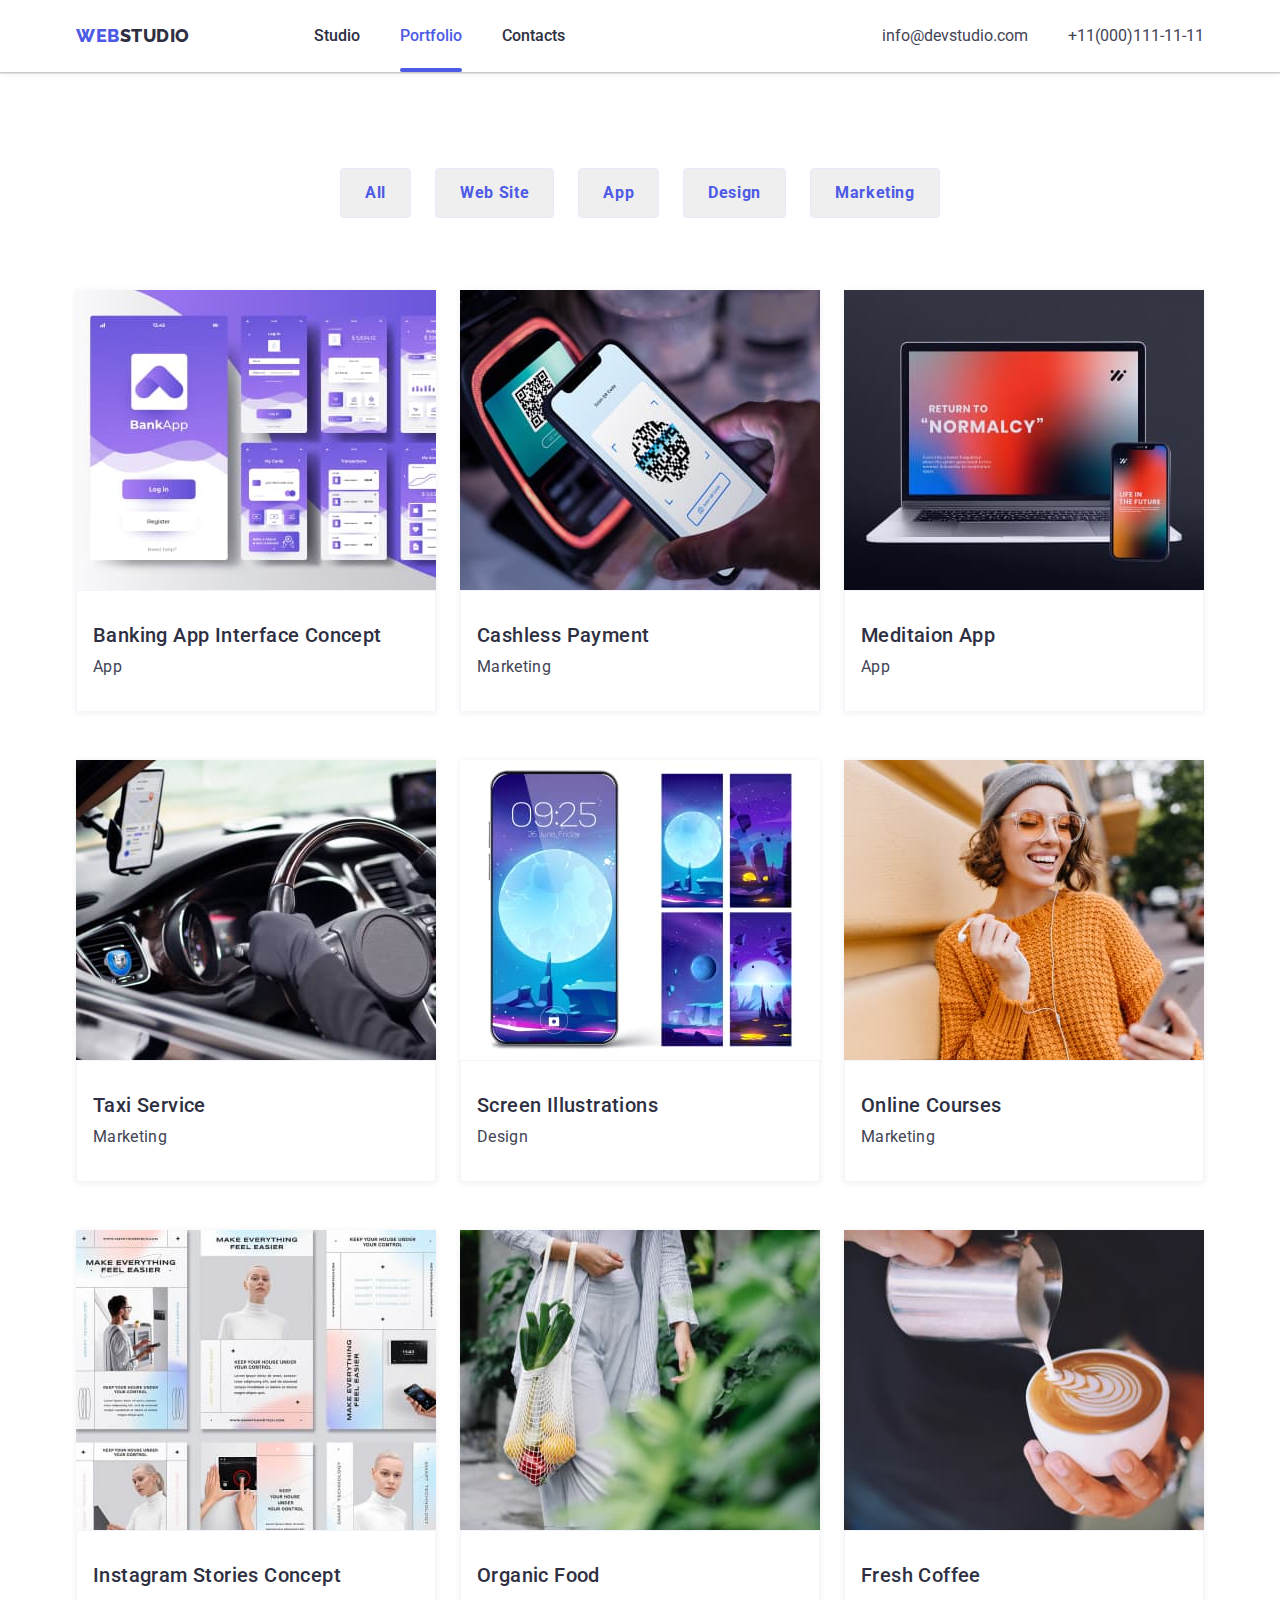
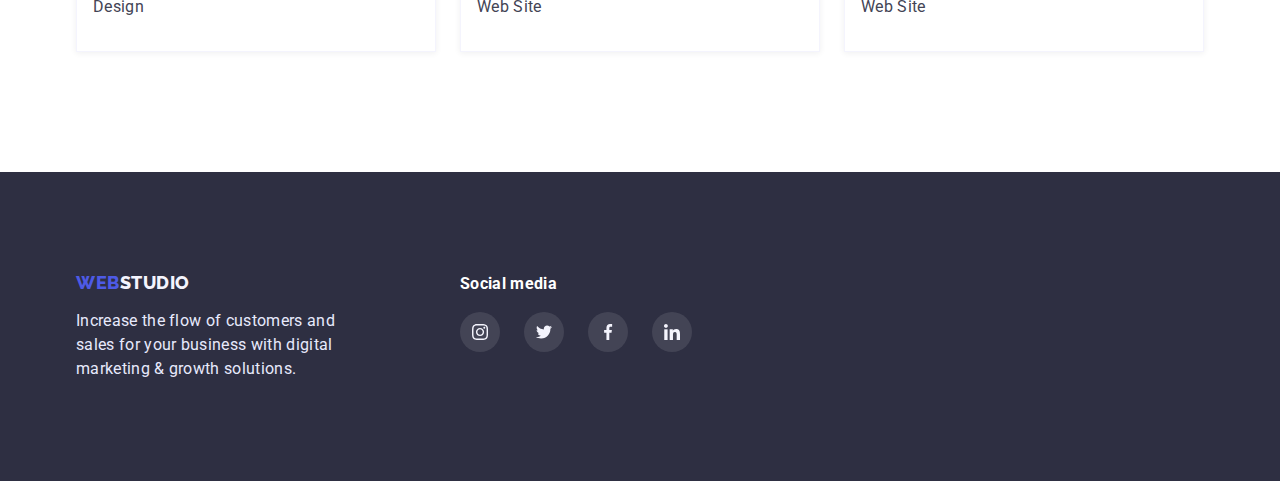
<file: portfolio.html>
<!DOCTYPE html>
<html lang="en">
  <head>
    <meta charset="UTF-8" />
    <meta http-equiv="X-UA-Compatible" content="IE=edge" />
    <meta name="viewport" content="width=device-width, initial-scale=1.0" />
    <title>Portfolio</title>
    <link
      rel="stylesheet"
      href="https://cdnjs.cloudflare.com/ajax/libs/modern-normalize/1.0.0/modern-normalize.min.css"
    />
    <link rel="stylesheet" href="./css/styles.css" />
    <link
      href="https://fonts.googleapis.com/css2?family=Raleway:wght@700&family=Roboto:wght@400;500;700;900&display=swap"
      rel="stylesheet"
    />
  </head>
  <body class="page">
    <header class="site-header">
      <div class="container header-container">
        <a href="#" class="logo">WEB<span class="logo-studio">STUDIO</span></a>
        <nav class="site-nav">
          <ul class="nav-links">
            <li class="nav-item">
              <a href="./index.html" class="nav-tab">Studio</a>
            </li>
            <li class="nav-item">
              <a href="" class="nav-tab current">Portfolio</a>
            </li>
            <li class="nav-item"><a href="" class="nav-tab">Contacts</a></li>
          </ul>
        </nav>
        <ul class="contact">
          <li class="contact-item">
            <a href="mailto:info@devstudio.com" class="contact-way"
              >info@devstudio.com</a
            >
          </li>
          <li class="contact-item">
            <a href="tel:+110001111111" class="contact-way"
              >+11(000)111-11-11</a
            >
          </li>
        </ul>
      </div>
    </header>
    <section class="portfolio-section">
      <div class="container portfolio-container">
        <ul class="filters">
          <li class="filters-item">
            <button type="button" class="filter-button">All</button>
          </li>
          <li class="filters-item">
            <button type="button" class="filter-button">Web Site</button>
          </li>
          <li class="filters-item">
            <button type="button" class="filter-button">App</button>
          </li>
          <li class="filters-item">
            <button type="button" class="filter-button">Design</button>
          </li>
          <li class="filters-item">
            <button type="button" class="filter-button">Marketing</button>
          </li>
        </ul>
        <ul class="flex-container">
          <li class="portfolio-item">
            <div class="box">
              <img
                src="./images/portfolio_img1.jpg"
                width="360"
                alt="Screenshots from Banking App"
                class="portfolio-img"
              />
              <div class="overlay">
                <p>
                  14 Stylish and User-Friendly App Design Concepts · Task
                  Manager App · Calorie Tracker App · Exotic Fruit Ecommerce App
                  · Cloud Storage App
                </p>
              </div>
            </div>
            <div class="card-text">
              <h3 class="portfolio-title">Banking App Interface Concept</h3>
              <p class="portfolio-filter">App</p>
            </div>
          </li>
          <li class="portfolio-item">
            <div class="box">
              <img
                src="./images/portfolio_img2.jpg"
                width="360"
                alt="App examples"
                class="portfolio-img"
              />
              <div class="overlay">
                <p>
                  14 Stylish and User-Friendly App Design Concepts · Task
                  Manager App · Calorie Tracker App · Exotic Fruit Ecommerce App
                  · Cloud Storage App
                </p>
              </div>
            </div>
            <div class="card-text">
              <h3 class="portfolio-title">Cashless Payment</h3>
              <p class="portfolio-filter">Marketing</p>
            </div>
          </li>
          <li class="portfolio-item">
            <div class="box">
              <img
                src="./images/portfolio_img3.jpg"
                width="360"
                alt="App on the phone and on the laptop"
                class="portfolio-img"
              />
              <div class="overlay">
                <p>
                  14 Stylish and User-Friendly App Design Concepts · Task
                  Manager App · Calorie Tracker App · Exotic Fruit Ecommerce App
                  · Cloud Storage App
                </p>
              </div>
            </div>
            <div class="card-text">
              <h3 class="portfolio-title">Meditaion App</h3>
              <p class="portfolio-filter">App</p>
            </div>
          </li>
          <li class="portfolio-item">
            <div class="box">
              <img
                src="./images/portfolio_img4.jpg"
                width="360"
                alt="Taxi driver"
                class="portfolio-img"
              />
              <div class="overlay">
                <p>
                  14 Stylish and User-Friendly App Design Concepts · Task
                  Manager App · Calorie Tracker App · Exotic Fruit Ecommerce App
                  · Cloud Storage App
                </p>
              </div>
            </div>
            <div class="card-text">
              <h3 class="portfolio-title">Taxi Service</h3>
              <p class="portfolio-filter">Marketing</p>
            </div>
          </li>
          <li class="portfolio-item">
            <div class="box">
              <img
                src="./images/portfolio_img5.jpg"
                width="360"
                alt="Illustrated wallpapers for phone"
                class="portfolio-img"
              />
              <div class="overlay">
                <p>
                  14 Stylish and User-Friendly App Design Concepts · Task
                  Manager App · Calorie Tracker App · Exotic Fruit Ecommerce App
                  · Cloud Storage App
                </p>
              </div>
            </div>
            <div class="card-text">
              <h3 class="portfolio-title">Screen Illustrations</h3>
              <p class="portfolio-filter">Design</p>
            </div>
          </li>
          <li class="portfolio-item">
            <div class="box">
              <img
                src="./images/portfolio_img6.jpg"
                width="360"
                alt="Smiling woman with a phone"
                class="portfolio-img"
              />
              <div class="overlay">
                <p>
                  14 Stylish and User-Friendly App Design Concepts · Task
                  Manager App · Calorie Tracker App · Exotic Fruit Ecommerce App
                  · Cloud Storage App
                </p>
              </div>
            </div>
            <div class="card-text">
              <h3 class="portfolio-title">Online Courses</h3>
              <p class="portfolio-filter">Marketing</p>
            </div>
          </li>
          <li class="portfolio-item">
            <div class="box">
              <img
                src="./images/portfolio_img7.jpg"
                width="360"
                alt="Instagram stories"
                class="portfolio-img"
              />
              <div class="overlay">
                <p>
                  14 Stylish and User-Friendly App Design Concepts · Task
                  Manager App · Calorie Tracker App · Exotic Fruit Ecommerce App
                  · Cloud Storage App
                </p>
              </div>
            </div>
            <div class="card-text">
              <h3 class="portfolio-title">Instagram Stories Concept</h3>
              <p class="portfolio-filter">Design</p>
            </div>
          </li>
          <li class="portfolio-item">
            <div class="box">
              <img
                src="./images/portfolio_img8.jpg"
                width="360"
                alt="A women with vegetables in the bag"
                class="portfolio-img"
              />
              <div class="overlay">
                <p>
                  14 Stylish and User-Friendly App Design Concepts · Task
                  Manager App · Calorie Tracker App · Exotic Fruit Ecommerce App
                  · Cloud Storage App
                </p>
              </div>
            </div>
            <div class="card-text">
              <h3 class="portfolio-title">Organic Food</h3>
              <p class="portfolio-filter">Web Site</p>
            </div>
          </li>
          <li class="portfolio-item">
            <div class="box">
              <img
                src="./images/portfolio_img9.jpg"
                width="360"
                alt="Making Latte Art"
                class="portfolio-img"
              />
              <div class="overlay">
                <p>
                  14 Stylish and User-Friendly App Design Concepts · Task
                  Manager App · Calorie Tracker App · Exotic Fruit Ecommerce App
                  · Cloud Storage App
                </p>
              </div>
            </div>
            <div class="card-text">
              <h3 class="portfolio-title">Fresh Coffee</h3>
              <p class="portfolio-filter">Web Site</p>
            </div>
          </li>
        </ul>
      </div>
    </section>
    <footer class="footer">
      <div class="container footer-container">
        <div class="footer-left">
          <a href="#" class="footer-logo"
            >WEB<span class="footer-logo-studio">STUDIO</span></a
          >
          <p class="footer-description">
            Increase the flow of customers and sales for your business with
            digital marketing & growth solutions.
          </p>
        </div>
        <div class="footer-middle">
          <h3 class="footer-title">Social media</h3>
          <ul class="footer-list">
            <li class="social-media-item">
              <a class="footer-link" href="">
                <svg class="social-media-icon" width="16px" height="16px">
                  <use href="./images/symbol-defs (1).svg#icon-instagram"></use>
                </svg>
              </a>
            </li>
            <li class="social-media-item">
              <a class="footer-link" href="">
                <svg class="social-media-icon" width="16px" height="16px">
                  <use href="./images/symbol-defs (1).svg#icon-twitter"></use>
                </svg>
              </a>
            </li>
            <li class="social-media-item">
              <a class="footer-link" href="">
                <svg class="social-media-icon" width="16px" height="16px">
                  <use href="./images/symbol-defs (1).svg#icon-facebook"></use>
                </svg>
              </a>
            </li>
            <li class="social-media-item">
              <a class="footer-link" href="">
                <svg class="social-media-icon" width="16px" height="16px">
                  <use href="./images/symbol-defs (1).svg#icon-linkedin"></use>
                </svg>
              </a>
            </li>
          </ul>
        </div>
      </div>
    </footer>
  </body>
</html>
</file>
<file: css/styles.css>
:root {
  --primColor1: #434455;
  --primColor2: #2e2f42;
  --primColor3: #ffffff;
  --primColor4: #4d5ae5;
  --primColor5: #f4f4fd;
  --primColor6: #e7e9fc;
}

*,
*::before,
*::after {
  box-sizing: border-box;
  padding: 0;
  margin: 0;
}
.page {
  font-family: "Roboto", sans-serif;
  background: var(--primColor3);
  color: var(--primColor1);
  min-width: 320px;
}
ul {
  list-style: none;
  padding: 0;
  margin: 0;
}
.container {
  margin: 0 auto;
}
.site-header {
  background: var(--primColor3);
  box-shadow: 0px 2px 1px rgba(46, 47, 66, 0.08),
    0px 1px 1px rgba(46, 47, 66, 0.16), 0px 1px 6px rgba(46, 47, 66, 0.08);
}
.header-container {
  display: flex;
  align-items: center;
  padding-top: 24px;
  padding-bottom: 24px;
  height: 72px;
}
.logo {
  font-family: "Raleway", sans-serif;
  color: var(--primColor4);
  font-weight: 800;
  font-size: 18px;
  line-height: 1.33;
  letter-spacing: 0.03em;
  text-transform: uppercase;
  text-decoration: none;
  margin-right: 77px;
}
.logo-studio {
  color: var(--primColor2);
  text-decoration: none;
}
.mobile-menu {
  display: flex;
  position: fixed;
  width: 100vw;
  height: 100vh;
  top: 0;
  left: 0;
  opacity: 0;
  visibility: hidden;
  pointer-events: none;
  background-color: var(--primColor3);
  overflow-y: auto;
  transform: translateX(100%);
  transition: 400ms cubic-bezier(0.4, 0, 0.2, 1);
}
.mobile-menu.is-open {
  opacity: 1;
  visibility: visible;
  pointer-events: auto;
  transform: translateX(0);
}

.mobile-menu-close {
  width: 24px;
  height: 24px;
  background: #e7e9fc;
  border: 1px solid rgba(0, 0, 0, 0.1);
  border-radius: 50%;
  top: 40px;
  right: 40px;
  display: flex;
  justify-content: center;
  align-items: center;
  position: absolute;
  cursor: pointer;
}
.mobile-menu-close:focus,
.mobile-menu-close:active {
  background: var(--primColor4);
}
.nav-tab {
  color: var(--primColor2);
  text-decoration: none;
  font-weight: 500;
  font-size: 16px;
  line-height: 1.5;
  transition: 250ms cubic-bezier(0.4, 0, 0.2, 1);
}
.nav-tab:hover,
.nav-tab:focus {
  color: var(--primColor4);
}
.current {
  position: relative;
  display: inline-block;
  color: var(--primColor4);
}
.current::after {
  display: block;
  background-color: var(--primColor4);
  position: absolute;
  border-radius: 2px;
  content: "";
  width: 100%;
  height: 4px;
  top: 44px;
}
.contact-way {
  color: var(--primColor1);
  text-decoration: none;
  font-weight: 400;
  transition: 250ms cubic-bezier(0.4, 0, 0.2, 1);
}
.contact-way:hover,
.contact-way:focus {
  color: var(--primColor4);
}

.order-container {
  text-align: center;
}
.order {
  background-color: var(--primColor2);
  background-size: cover;
  background-position: center;
}
.order-title {
  color: var(--primColor3);
  font-weight: 500;
  font-size: 56px;
  line-height: 1.07;
  max-width: 492px;
  height: 120px;
  text-align: center;
  display: flex;
  margin-left: auto;
  margin-right: auto;
  margin-bottom: 48px;
}
.order-button {
  background: var(--primColor4);
  color: var(--primColor3);
  font-weight: 700;
  font-size: 16px;
  line-height: 1.19;
  cursor: pointer;
  display: block;
  letter-spacing: 0.04em;
  padding-top: 16px;
  padding-right: 32px;
  padding-bottom: 16px;
  padding-left: 32px;
  margin-left: auto;
  margin-right: auto;
  border-radius: 4px;
  border: transparent;
  align-items: center;
  box-shadow: 0px 4px 4px rgba(0, 0, 0, 0.15);
  transition: 250ms cubic-bezier(0.4, 0, 0.2, 1);
}
.order-button:hover,
.order-button:focus {
  box-shadow: 0px 1px 6px rgba(46, 47, 66, 0.08),
    0px 1px 1px rgba(46, 47, 66, 0.16), 0px 2px 1px rgba(46, 47, 66, 0.08);
}
.backdrop {
  position: fixed;
  top: 0;
  left: 0;
  width: 100vw;
  height: 100vh;
  background-color: rgba(46, 47, 66, 0.7);
  opacity: 1;
  visibility: visible;
  opacity: 1;
  transition: opacity 250ms cubic-bezier(0.4, 0, 0.2, 1),
    visibility 250ms cubic-bezier(0.4, 0, 0.2, 1);
}
.backdrop.is-hidden {
  opacity: 0;
  visibility: hidden;
  pointer-events: none;
}
.modal {
  position: absolute;
  top: 50%;
  left: 50%;
  transform: translate(-50%, -50%) scale(1);
  opacity: 1;
  transition: transform 250ms cubic-bezier(0.4, 0, 0.2, 1),
    opacity 250ms cubic-bezier(0.4, 0, 0.2, 1);
  max-width: 408px;
  width: calc((100% - 36px));
  max-height: 100%;
  background-color: #fcfcfc;
  box-shadow: 0px 1px 1px rgba(0, 0, 0, 0.14), 0px 1px 3px rgba(0, 0, 0, 0.12),
    0px 2px 1px rgba(0, 0, 0, 0.2);
  border-radius: 4px;
  overflow-y: auto;
}
.backdrop.is-hidden .modal {
  transform: translate(-50%, -50%) scale(0.5);
  opacity: 0;
}
.modal-close {
  width: 24px;
  height: 24px;
  background: #e7e9fc;
  border: 1px solid rgba(0, 0, 0, 0.1);
  border-radius: 50%;
  top: 24px;
  right: 24px;
  display: flex;
  justify-content: center;
  align-items: center;
  position: absolute;
  cursor: pointer;
}
.modal-close:focus,
.modal-close:active {
  background: var(--primColor4);
}
.icon-vector:focus,
.icon-vector:active {
  fill: var(--primColor3);
}
.form {
  padding-top: 72px;
  padding-bottom: 24px;
  text-align: left;
}
.form-title {
  color: var(--primColor2);
  font-weight: 600;
  font-size: 16px;
  line-height: 24px;
  text-align: center;
  letter-spacing: 0.02em;
  margin-bottom: 16px;
}
.form-field {
  margin-bottom: 8px;
}
.form-label {
  font-weight: 400;
  font-size: 12px;
  line-height: 14px;
  letter-spacing: 0.01em;
  color: #8e8f99;
}
.form-input {
  width: 100%;
  height: 40px;
  margin: 0;
  padding-left: 34px;
  padding-top: 14px;
  padding-bottom: 14px;
  border: 1px solid rgba(33, 33, 33, 0.2);
  border-radius: 4px;
  transition: 250ms cubic-bezier(0.4, 0, 0.2, 1);
}
.form-svg {
  position: absolute;
  top: 14px;
  left: 19px;
  fill: var(--primColor2);
}
.form-input:focus ~ .form-svg {
  fill: var(--primColor4);
}
.input-svg {
  position: relative;
  margin-top: 4px;
}
.form-input:focus {
  outline: 1px solid var(--primColor4);
  border: transparent;
}
.comment-field {
  margin-bottom: 16px;
}
.comment {
  resize: none;
  font-size: 12px;
  width: 100%;
  height: 120px;
  padding-left: 16px;
  padding-top: 8px;
  border: 1px solid rgba(33, 33, 33, 0.2);
  border-radius: 4px;
  display: flex;
  margin-top: 4px;
  transition: 250ms cubic-bezier(0.4, 0, 0.2, 1);
}
.comment:focus {
  outline: 1px solid var(--primColor4);
  border: transparent;
}
.policy-field {
  margin-bottom: 24px;
}
.checkbox-input {
  position: absolute;
  width: 1px;
  height: 1px;
  margin: -1px;
  border: 0;
  padding: 0;
  flex-shrink: 0;
  clip: rect(0 0 0 0);
  overflow: hidden;
  border-radius: 2px;
}
.checkbox-span {
  display: inline-flex;
  align-items: center;
  justify-content: center;
  width: 16px;
  height: 15px;
  margin-right: 8px;
  border: 1.25px solid #2e2f42;
  border-radius: 2px;
}
.checkbox-icon {
  display: block;
  align-items: center;
  justify-content: center;
  cursor: pointer;
}
.checkbox-input:checked + .checkbox-span {
  background-color: var(--primColor4);
  border: 1px solid var(--primColor4);
}
.policy-accept {
  font-size: 12px;
  line-height: 1.16;
  font-weight: 400;
  letter-spacing: 0.04em;
  color: #757575;
}
.policy-link {
  color: var(--primColor4);
  transition: 250ms cubic-bezier(0.4, 0, 0.2, 1);
  text-decoration: none;
}
.form-button {
  width: 170px;
  height: 51px;
  background: var(--primColor4);
  color: var(--primColor3);
  font-weight: 700;
  font-size: 16px;
  line-height: 1.19;
  cursor: pointer;
  display: block;
  letter-spacing: 0.04em;
  padding-top: 16px;
  padding-right: 32px;
  padding-bottom: 16px;
  padding-left: 32px;
  margin-left: auto;
  margin-right: auto;
  border-radius: 4px;
  border: transparent;
  align-items: center;
  box-shadow: 0px 4px 4px rgba(0, 0, 0, 0.15);
  transition: 250ms cubic-bezier(0.4, 0, 0.2, 1);
}
.quality-icon-div {
  align-items: center;
  justify-content: center;
  width: 264px;
  height: 112px;
  background-color: var(--primColor5);
  margin-bottom: 8px;
  border-radius: 4px;
}
.quality-icon {
  width: 64px;
  height: 64px;
}
.qualities-title {
  color: var(--primColor2);
  font-weight: 500;
  font-size: 20px;
  line-height: 1.2;
  letter-spacing: 0.02em;
  margin-bottom: 8px;
}
.qualities-description {
  font-size: 16px;
  line-height: 1.5;
  letter-spacing: 0.02em;
}
.title-two {
  color: var(--primColor2);
  font-weight: 500;
  font-size: 36px;
  line-height: 1.11;
  text-align: center;
  letter-spacing: 0.02em;
  text-transform: capitalize;
  align-items: center;
  margin-bottom: 120px;
}
.image-list {
  display: flex;
}
.image {
  display: block;
}
.image-img {
  border: 1px solid #e7e9fc;
}
.team {
  background: var(--primColor5);
}
.title-team {
  color: var(--primColor2);
  font-weight: 500;
  font-size: 36px;
  line-height: 1.11;
  text-align: center;
  letter-spacing: 0.02em;
  text-transform: capitalize;
}
.team-members {
  margin-top: 72px;
}
.member {
  background: var(--primColor3);
  box-shadow: 0px 1px 6px rgba(46, 47, 66, 0.08),
    0px 1px 1px rgba(46, 47, 66, 0.16), 0px 2px 1px rgba(46, 47, 66, 0.08);
  border-radius: 0px 0px 4px 4px;
  flex-basis: calc((100%-72px) / 4);
}
.member-photo {
  display: block;
}
.name-position {
  padding: 32px;
  padding-bottom: 32px;
  text-align: center;
  padding-left: 16px;
  padding-right: 16px;
}
.name {
  color: var(--primColor2);
  font-weight: 500;
  font-size: 20px;
  line-height: 1.2;
  letter-spacing: 0.02em;
  margin-bottom: 8px;
}
.position {
  color: var(--primColor1);
  font-size: 16px;
  line-height: 1.5;
  letter-spacing: 0.02em;
  font-weight: 400;
  margin-bottom: 12px;
}
.social-media-list {
  display: flex;
  height: 40px;
  gap: 24px;
}
.social-media-link {
  background-color: var(--primColor4);
  border-radius: 50%;
  display: flex;
  justify-content: center;
  align-items: center;
  width: 40px;
  height: 40px;
  padding: 0;
  transition: 250ms cubic-bezier(0.4, 0, 0.2, 1);
}
.social-media-link:hover,
.social-media-link:focus,
.footer-link:hover,
.footer-link:focus {
  background-color: #31d0aa;
}
.title-customers {
  color: var(--primColor2);
  font-weight: 700;
  font-size: 36px;
  line-height: 1.11;
  text-align: center;
  letter-spacing: 0.03em;
  text-transform: capitalize;
  align-items: center;
  margin-bottom: 72px;
}
.company-link {
  width: 100%;
  height: 88px;
  justify-content: center;
  align-items: center;
  border: 1px solid #8e8f99;
  border-radius: 4px;
  color: #8e8f99;
  display: inline-flex;
  transition: 250ms cubic-bezier(0.4, 0, 0.2, 1);
}
.company-svg {
  fill: currentColor;
}
.company-link:hover,
.company-link:focus {
  color: var(--primColor4);
  border-color: var(--primColor4);
}
.footer-logo {
  font-family: "Raleway", sans-serif;
  color: var(--primColor4);
  font-weight: 800;
  font-size: 18px;
  line-height: 1.17;
  letter-spacing: 0.03em;
  text-transform: uppercase;
  text-decoration: none;
}
.footer-logo-studio {
  color: var(--primColor5);
  font-weight: 800;
  font-size: 18px;
  line-height: 1.17;
  letter-spacing: 0.03em;
  text-transform: uppercase;
  text-decoration: none;
}
.footer {
  background: var(--primColor2);
}
.footer-description {
  color: var(--primColor6);
  font-size: 16px;
  line-height: 1.5;
  letter-spacing: 0.02em;
  font-weight: 400;
  margin-top: 16px;
  width: 264px;
}
.footer-title {
  color: var(--primColor3);
  font-weight: 700;
  font-size: 16px;
  line-height: 24px;
  letter-spacing: 0.02em;
  margin-bottom: 16px;
}
.footer-list {
  display: flex;
  height: 40px;
}
.footer-link {
  background-color: rgba(255, 255, 255, 0.1);
  border-radius: 50%;
  display: flex;
  justify-content: center;
  align-items: center;
  width: 40px;
  height: 40px;
  padding: 0;
  transition: 250ms cubic-bezier(0.4, 0, 0.2, 1);
}
.email {
  height: 40px;
  border: 1px solid rgba(255, 255, 255, 0.3);
  filter: drop-shadow(0px 4px 4px rgba(0, 0, 0, 0.15));
  border-radius: 4px;
  color: var(--primColor3);
  background-color: transparent;
  padding-left: 16px;
  padding-top: 8px;
  padding-bottom: 8px;
}
.email::placeholder {
  color: rgba(255, 255, 255, 0.6);
}
.subscribe-button {
  width: 168px;
  height: 40px;
  font-weight: 700;
  color: var(--primColor3);
  font-size: 16px;
  line-height: 24px;
  text-align: center;
  letter-spacing: 0.06em;
  flex-direction: row;
  padding: 8px 24px;
  background: var(--primColor4);
  border-radius: 4px;
  border-color: var(--primColor4);
  cursor: pointer;
  justify-content: center;
  align-items: center;
  gap: 16px;
}

/* portfolio styles  */

.portfolio-container {
  padding-top: 96px;
  padding-bottom: 120px;
}
.filters {
  display: flex;
  align-items: center;
  justify-content: center;
  margin-bottom: 72px;
}
.filter-button {
  color: var(--primColor4);
  font-weight: 700;
  font-size: 16px;
  line-height: 1.5;
  text-align: center;
  letter-spacing: 0.04em;
  cursor: pointer;
  border: 1px solid #e7e9fc;
  border-radius: 4px;
  padding: 12px 24px;
  transition: 250ms cubic-bezier(0.4, 0, 0.2, 1);
}
.flex-container {
  display: flex;
  flex-wrap: wrap;
  column-gap: 24px;
  row-gap: 48px;
  padding: 0;
}
.filters-item:not(:last-child) {
  margin-right: 24px;
}
.filter-button:hover {
  background-color: var(--primColor4);
  color: var(--primColor3);
  box-shadow: 0px 4px 4px rgba(0, 0, 0, 0.15);
}
.portfolio-item {
  position: relative;
  color: var(--primColor5);
  flex-basis: calc((100% - 48px) / 3);
  box-shadow: 0px 1px 6px rgba(46, 47, 66, 0.08);
  transition: 250ms cubic-bezier(0.4, 0, 0.2, 1);
}
.portfolio-item:hover {
  box-shadow: 0px 1px 6px rgba(46, 47, 66, 0.08),
    0px 1px 1px rgba(46, 47, 66, 0.16), 0px 2px 1px rgba(46, 47, 66, 0.08);
}
.portfolio-img {
  display: block;
}
.overlay {
  position: absolute;
  top: 0;
  left: 0;
  width: 100%;
  height: 100%;
  transform: translateY(100%);
  transition: transform 250ms ease;
}
.box {
  position: relative;
  overflow: hidden;
  transition: 250ms cubic-bezier(0.4, 0, 0.2, 1);
}
.portfolio-item:hover .overlay {
  transform: translateY(0);
}
.overlay > p {
  font-weight: 400;
  font-size: 16px;
  line-height: 1.5;
  letter-spacing: 0.02em;
  color: var(--primColor5);
  background-color: var(--primColor4);
  padding: 40px 32px 164px 32px;
  margin: 0;
  font-size: 18px;
}
.card-text {
  border: 0.5px solid #f4f4fd;
  padding-left: 16px;
  padding-top: 32px;
  padding-bottom: 32px;
}
.portfolio-title {
  color: var(--primColor2);
  font-weight: 500;
  font-size: 20px;
  line-height: 1.2;
  letter-spacing: 0.02em;
  margin-bottom: 8px;
}
.portfolio-filter {
  color: var(--primColor1);
  font-size: 16px;
  line-height: 1.5;
  letter-spacing: 0.02em;
  font-weight: 400;
}

/* Mobile  */

@media screen and (max-width: 767px) {
  .container {
    max-width: 428px;
    padding-left: 16px;
    padding-right: 16px;
    justify-content: space-between;
  }
  .header-container {
    max-width: 428px;
  }
  .logo {
    margin-right: auto;
  }
  .site-nav,
  .contact {
    display: none;
  }
  .mobile-menu-container {
    position: relative;
    margin: 0 auto;
    padding: 40px;
    max-width: 428px;
    display: flex;
    flex-direction: column;
    height: 100%;
  }
  .mobile-menu-button {
    background: transparent;
    border: none;
    line-height: 0;
    padding: 0;
    fill: var(--primColor2);
    cursor: pointer;
  }
  .mobile-menu .site-nav {
    display: block;
    margin-top: 40px;
    margin-bottom: auto;
    padding-bottom: 20px;
  }
  .mobile-menu .contact {
    display: block;
    margin-bottom: 48px;
  }
  .nav-tab {
    font-size: 36px;
    line-height: 1.1;
  }
  .nav-item:not(:last-child) {
    margin-bottom: 40px;
  }
  .contact-item:last-child {
    margin-left: 0;
  }
  .contact-item:first-child .contact-way {
    color: var(--primColor4);
    font-weight: 500;
    font-size: 36px;
    line-height: 1.2;
  }
  .contact-item:first-child {
    margin-bottom: 40px;
  }
  .contact-item:last-child .contact-way {
    font-weight: 500;
    font-size: 20px;
  }
  .mobile-list {
    justify-content: space-between;
    display: flex;
    flex-wrap: wrap;
  }
  .mobile-menu-link {
    background-color: var(--primColor4);
    border-radius: 50%;
    display: flex;
    justify-content: center;
    align-items: center;
    width: 40px;
    height: 40px;
    padding: 0;
    transition: 250ms cubic-bezier(0.4, 0, 0.2, 1);
  }
  .mobile-menu-link:active,
  .mobile-menu-link:focus {
    background-color: #31d0aa;
  }
  .order-container {
    padding-top: 112px;
    padding-bottom: 109px;
  }
  .order {
    background-repeat: no-repeat;
    background-image: linear-gradient(
        to right,
        rgba(46, 47, 66, 0.7),
        rgba(46, 47, 66, 0.7)
      ),
      url(../images/people-office-mobile-1.jpg);
  }
  @media (min-device-pixel-ratio: 2),
    (-webkit-min-device-pixel-ratio: 2),
    (min-resolution: 192dpi),
    (min-resolution: 2dppx) {
    .order {
      background-image: linear-gradient(
          to right,
          rgba(46, 47, 66, 0.7),
          rgba(46, 47, 66, 0.7)
        ),
        url(../images/people-office-mobile-2.jpg);
    }
  }
  @media (min-device-pixel-ratio: 3),
    (-webkit-min-device-pixel-ratio: 3),
    (min-resolution: 288dpi),
    (min-resolution: 3dppx) {
    .order {
      background-image: linear-gradient(
          to right,
          rgba(46, 47, 66, 0.7),
          rgba(46, 47, 66, 0.7)
        ),
        url(../images/people-office-mobile-3.jpg);
    }
  }
  .order-title {
    font-weight: 500;
    font-size: 36px;
    line-height: 1.11;
    max-width: 318px;
    height: 80px;
    text-align: center;
    display: flex;
    margin-left: auto;
    margin-right: auto;

    margin-bottom: 80px;
  }
  .form {
    padding-right: 14px;
    padding-left: 14px;
  }
  .qualities-team {
    padding-top: 96px;
    padding-bottom: 96px;
  }
  .qualities-list {
    display: block;
    align-items: center;
    margin-bottom: 72px;
  }
  .quality-icon-div {
    display: none;
  }
  .quality-item:not(:last-child) {
    margin-bottom: 72px;
  }
  .qualities-title {
    text-align: center;
    font-weight: 500;
    font-size: 36px;
    line-height: 1.1;
  }
  .qualities-description {
    font-weight: 500;
  }
  .title-two,
  .image-list {
    display: none;
  }
  .team-container {
    padding-top: 96px;
    padding-bottom: 96px;
  }
  .member {
    margin: 0 auto;
    width: 264px;
  }
  .member:not(:last-child) {
    margin-bottom: 72px;
  }
  .social-media-list {
    justify-content: center;
  }
  .name-position {
    padding-bottom: 36px;
  }
  .customers {
    padding: 96px 0;
  }
  .company-list {
    display: flex;
    align-items: center;
    flex-wrap: wrap;
    column-gap: 16px;
    row-gap: 72px;
    padding: 0 16px;
  }
  .company-item {
    flex-basis: calc((100% - 16px)/2)
  }
  .footer-container {
    padding-top: 96px;
    padding-bottom: 96px;
  }
  .footer-left,
  .footer-middle {
    margin-right: auto;
    margin-left: auto;
    margin-bottom: 72px;
    text-align: center;
    align-items: center;
  }
  .footer-description {
    text-align: left;
    margin-left: auto;
    margin-right: auto;
  }
  .footer-list {
    margin-left: auto;
    margin-right: auto;
    gap: 16px;
    justify-content: center;
  }
  .div-footer-right {
    margin-left: auto;
    margin-right: auto;
    justify-content: center;
    text-align: center;
  }
  .footer-title {
    text-align: center;
  }
  .email {
    margin-right: 0;
    width: 100%;
    max-width: 396px;
    margin-bottom: 16px;
  }
  .subscribe-button {
    margin: 0 auto;
    display: inline-flex;
  }
}

/* Tablet styles */

@media screen and (min-width: 768px) {
  .container {
    max-width: 768px;
    padding-left: 16px;
    padding-right: 16px;
  }
  .header-container {
    width: 768px;
  }
  .order-container {
    padding-top: 112px;
    padding-bottom: 112px;
  }
  .order {
    background-repeat: no-repeat;
    background-image: linear-gradient(
        to right,
        rgba(46, 47, 66, 0.7),
        rgba(46, 47, 66, 0.7)
      ),
      url(../images/people-office-tablet-1.jpg);
  }
  @media (min-device-pixel-ratio: 2),
    (-webkit-min-device-pixel-ratio: 2),
    (min-resolution: 192dpi),
    (min-resolution: 2dppx) {
    .order {
      background-image: linear-gradient(
          to right,
          rgba(46, 47, 66, 0.7),
          rgba(46, 47, 66, 0.7)
        ),
        url(../images/people-office-tablet-2.jpg);
    }
  }
  @media (min-device-pixel-ratio: 3),
    (-webkit-min-device-pixel-ratio: 3),
    (min-resolution: 288dpi),
    (min-resolution: 3dppx) {
    .order {
      background-image: linear-gradient(
          to right,
          rgba(46, 47, 66, 0.7),
          rgba(46, 47, 66, 0.7)
        ),
        url(../images/people-office-tablet-3.jpg);
    }
  }
  .mobile-menu-button {
    display: none;
  }
  .site-nav {
    display: block;
    flex-direction: column;
    align-items: center;
  }
  .nav-links {
    display: flex;
  }
  .nav-item:not(:last-child) {
    margin-right: 24px;
  }
  .logo {
    margin-right: 124px;
  }
  .contact {
    display: flex;
    flex-direction: column;
    justify-content: center;
    margin-left: auto;
  }
  .contact-item:last-child {
    margin-left: 0;
    margin-top: 4px;
  }
  .nav-item:not(:last-child) {
    margin-right: 40px;
  }
  .modal {
    top: 96px;
    transform: translate(-50%);
  }
  .form {
    padding-right: 24px;
    padding-left: 24px;
  }
  .qualities-team {
    padding-top: 96px;
    padding-bottom: 96px;
  }
  .qualities-list {
    display: flex;
    flex-wrap: wrap;
    justify-content: center;
    align-items: center;
    margin-bottom: 0;
    gap: 72px 24px; 
  }
  .quality-item {
    flex-basis: calc((100% - 24px)/2);
    margin-bottom: 0;
  }
  .quality-icon-div {
    display: none;
  }
  .qualities-title {
    font-weight: 500;
    font-size: 36px;
    line-height: 1.1;
  }
  .qualities-description {
    font-weight: 500;
  }
  .title-two,
  .image-list {
    display: none;
  }
  .team-container {
    padding-top: 96px;
    padding-bottom: 96px;
  }
  .team-members {
    display: flex;
    align-items: center;
    margin-top: 72px;
    flex-wrap: wrap;
    justify-content: center;
    margin-bottom: 0;
    gap: 56px 24px;
  }
  .customers {
    padding-top: 96px;
    padding-bottom: 96px;
  }
  .company-list {
    display: flex;
    align-items: center;
    flex-wrap: wrap;
    gap: 72px 24px;
    justify-content: center;
    max-width: 75%;
    margin: 0 auto;
  }
  .company-item {
    flex-basis: calc((100% - 48px)/3);
  }
  .footer-container {
    display: flex;
    flex-wrap: wrap;
    padding-left: 108px;
    padding-right: 164px;
    padding-top: 96px;
    padding-bottom: 96px;
  }
  .footer-left {
    width: 264px;
    margin-right: 24px;
    margin-bottom: 72px;
  }
  .footer-middle {
    margin-right: 0;
  }
  .footer-list {
    gap: 16px;
  }
  .email {
    width: 264px;
    margin-right: 24px;
  }
  .div-footer-right {
    display: flex;
  }
  .subscribe-button {
    display: inline-flex;
  }
}

@media screen and (min-width: 1200px) {
  .container {
    max-width: 1158px;
    padding-left: 15px;
    padding-right: 15px;
  }
  .header-container {
    width: 1200px;
  }
  .contact {
    display: flex;
    margin-left: auto;
    flex-direction: row;
    justify-content: center;
  }
  .contact-item:last-child {
    margin-left: 40px;
    margin-top: 0;
  }
  .order-container {
    padding-top: 192px;
    padding-bottom: 192px;
  }
  .order {
    max-width: 1440px;
    background-image: linear-gradient(
        to right,
        rgba(46, 47, 66, 0.7),
        rgba(46, 47, 66, 0.7)
      ),
      url(../images/people-office-desktop-1.jpg);
    margin: 0 auto;
  }
  @media (min-device-pixel-ratio: 2),
    (-webkit-min-device-pixel-ratio: 2),
    (min-resolution: 192dpi),
    (min-resolution: 2dppx) {
    .order {
      background-image: linear-gradient(
          to right,
          rgba(46, 47, 66, 0.7),
          rgba(46, 47, 66, 0.7)
        ),
        url(../images/people-office-desktop-2.jpg);
    }
  }
  @media (min-device-pixel-ratio: 3),
    (-webkit-min-device-pixel-ratio: 3),
    (min-resolution: 288dpi),
    (min-resolution: 3dppx) {
    .order {
      background-image: linear-gradient(
          to right,
          rgba(46, 47, 66, 0.7),
          rgba(46, 47, 66, 0.7)
        ),
        url(../images/people-office-desktop-3.jpg);
    }
  }
  .modal {
    top: 80px;
    transform: translate(-50%);
  }
  .qualities-team {
    padding-top: 120px;
    padding-bottom: 120px;
  }
  .qualities-list {
    margin-bottom: 120px;
    gap: 24px;
  }
  .quality-item {
    flex-basis: calc((100% - 72px)/4);
  }
  .quality-icon-div {
    display: flex;
  }
  .qualities-title {
    font-size: 20px;
    line-height: 1.2;
  }
  .qualities-description {
    font-size: 16px;
    line-height: 1.5;
    letter-spacing: 0.02em;
    font-weight: 400;
  }
  .title-two {
    display: block;
  }
  .image-list {
    display: flex;
    gap: 24px;
  }
  .team-container {
    padding-top: 120px;
    padding-bottom: 120px;
  }
  .member {
    max-width: 264px;
  }
  .customers {
    padding: 120px 15px;
  }
  .company-list {
    max-width: 100%;
  }
  .company-item {
    flex-basis: calc((100% - 120px)/6)
}
  .footer-container {
    padding-top: 100px;
    padding-bottom: 100px;
  }
  .footer-left {
    margin-right: 120px;
    margin-bottom: 0;
  }
  .footer-middle {
    margin-right: 80px;
    width: auto;
  }
  .footer-list {
    gap: 24px;
  }
  .email {
    width: 224px;
  }
}
</file>
